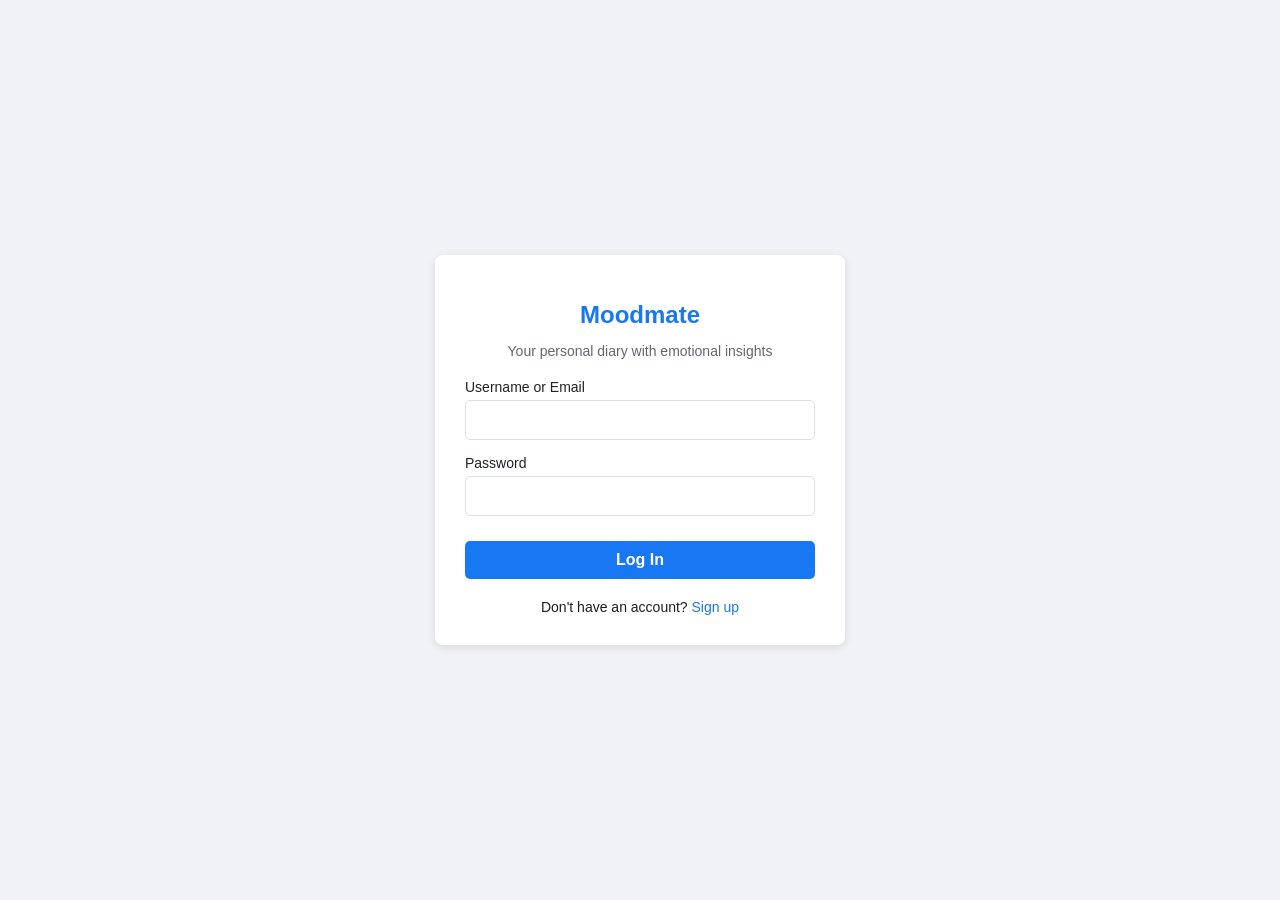
<file: templates/login.html>
<!DOCTYPE html>
<html lang="en">
<head>
    <meta charset="UTF-8">
    <meta name="viewport" content="width=device-width, initial-scale=1.0">
    <title>Login - Moodmate</title>
    <style>
        body {
            font-family: Arial, sans-serif;
            background-color: #f0f2f5;
            display: flex;
            justify-content: center;
            align-items: center;
            height: 100vh;
            margin: 0;
        }
        
        .login-container {
            background-color: white;
            padding: 30px;
            border-radius: 8px;
            box-shadow: 0 2px 10px rgba(0, 0, 0, 0.1);
            width: 350px;
        }
        
        .login-header {
            text-align: center;
            margin-bottom: 20px;
        }
        
        .login-header h1 {
            color: #1877f2;
            font-size: 24px;
            margin-bottom: 5px;
        }
        
        .login-header p {
            color: #606770;
            font-size: 14px;
        }
        
        .form-group {
            margin-bottom: 15px;
        }
        
        .form-group label {
            display: block;
            margin-bottom: 5px;
            font-weight: 500;
            color: #1d2129;
            font-size: 14px;
        }
        
        .form-control {
            width: 100%;
            padding: 10px;
            border: 1px solid #dddfe2;
            border-radius: 5px;
            font-size: 16px;
            box-sizing: border-box;
        }
        
        .form-control:focus {
            outline: none;
            border-color: #1877f2;
            box-shadow: 0 0 0 2px #e7f3ff;
        }
        
        .btn-login {
            width: 100%;
            background-color: #1877f2;
            color: white;
            border: none;
            border-radius: 5px;
            padding: 10px;
            font-size: 16px;
            font-weight: bold;
            cursor: pointer;
            margin-top: 10px;
        }
        
        .btn-login:hover {
            background-color: #166fe5;
        }
        
        .error-message {
            color: #ff0000;
            font-size: 14px;
            margin-bottom: 15px;
            display: none;
        }
        
        .signup-link {
            text-align: center;
            margin-top: 20px;
            font-size: 14px;
            color: #1c1e21;
        }
        
        .signup-link a {
            color: #1877f2;
            text-decoration: none;
        }
        
        .signup-link a:hover {
            text-decoration: underline;
        }
    </style>
</head>
<body>
    <div class="login-container">
        <div class="login-header">
            <h1>Moodmate</h1>
            <p>Your personal diary with emotional insights</p>
        </div>
        
        <div id="errorMessage" class="error-message"></div>
        
        <form id="loginForm">
            <div class="form-group">
                <label for="username">Username or Email</label>
                <input type="text" id="username" class="form-control" required>
            </div>
            
            <div class="form-group">
                <label for="password">Password</label>
                <input type="password" id="password" class="form-control" required>
            </div>
            
            <button type="submit" class="btn-login">Log In</button>
        </form>
        
        <div class="signup-link">
            Don't have an account? <a href="/signup">Sign up</a>
        </div>
    </div>

    <script>
        document.getElementById('loginForm').addEventListener('submit', function(e) {
            e.preventDefault();
            
            const username = document.getElementById('username').value;
            const password = document.getElementById('password').value;
            const errorMessage = document.getElementById('errorMessage');
            
            // Hide any previous error messages
            errorMessage.style.display = 'none';
            
            // Validate input
            if (!username || !password) {
                errorMessage.textContent = 'Please enter both username and password.';
                errorMessage.style.display = 'block';
                return;
            }
            
            // Send login request to backend
            fetch('/login', {
                method: 'POST',
                headers: {
                    'Content-Type': 'application/json'
                },
                body: JSON.stringify({
                    username: username,
                    password: password
                })
            })
            .then(response => response.json())
            .then(data => {
                if (data.token) {
                    // Store token in localStorage
                    localStorage.setItem('token', data.token);
                    localStorage.setItem('user', JSON.stringify(data.user));
                    
                    // Redirect to main app
                    window.location.href = '/';
                } else {
                    errorMessage.textContent = data.message || 'Login failed. Please try again.';
                    errorMessage.style.display = 'block';
                }
            })
            .catch(error => {
                console.error('Error:', error);
                errorMessage.textContent = 'An error occurred. Please try again.';
                errorMessage.style.display = 'block';
            });
        });
    </script>
</body>
</html>
</file>
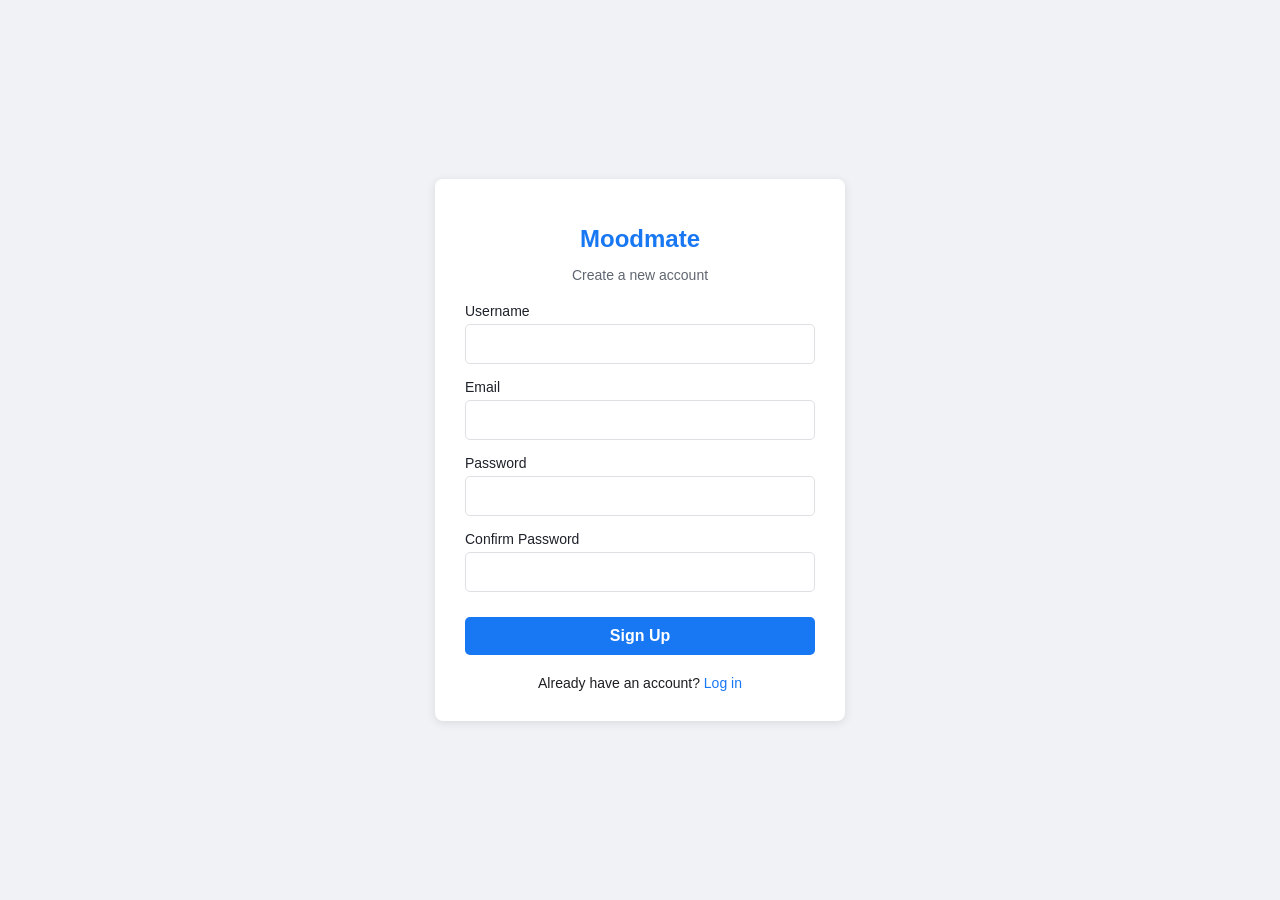
<file: templates/signup.html>
<!DOCTYPE html>
<html lang="en">
<head>
    <meta charset="UTF-8">
    <meta name="viewport" content="width=device-width, initial-scale=1.0">
    <title>Sign Up - Moodmate</title>
    <style>
        body {
            font-family: Arial, sans-serif;
            background-color: #f0f2f5;
            display: flex;
            justify-content: center;
            align-items: center;
            height: 100vh;
            margin: 0;
        }
        
        .signup-container {
            background-color: white;
            padding: 30px;
            border-radius: 8px;
            box-shadow: 0 2px 10px rgba(0, 0, 0, 0.1);
            width: 350px;
        }
        
        .signup-header {
            text-align: center;
            margin-bottom: 20px;
        }
        
        .signup-header h1 {
            color: #1877f2;
            font-size: 24px;
            margin-bottom: 5px;
        }
        
        .signup-header p {
            color: #606770;
            font-size: 14px;
        }
        
        .form-group {
            margin-bottom: 15px;
        }
        
        .form-group label {
            display: block;
            margin-bottom: 5px;
            font-weight: 500;
            color: #1d2129;
            font-size: 14px;
        }
        
        .form-control {
            width: 100%;
            padding: 10px;
            border: 1px solid #dddfe2;
            border-radius: 5px;
            font-size: 16px;
            box-sizing: border-box;
        }
        
        .form-control:focus {
            outline: none;
            border-color: #1877f2;
            box-shadow: 0 0 0 2px #e7f3ff;
        }
        
        .btn-signup {
            width: 100%;
            background-color: #1877f2;
            color: white;
            border: none;
            border-radius: 5px;
            padding: 10px;
            font-size: 16px;
            font-weight: bold;
            cursor: pointer;
            margin-top: 10px;
        }
        
        .btn-signup:hover {
            background-color: #166fe5;
        }
        
        .error-message {
            color: #ff0000;
            font-size: 14px;
            margin-bottom: 15px;
            display: none;
        }
        
        .login-link {
            text-align: center;
            margin-top: 20px;
            font-size: 14px;
            color: #1c1e21;
        }
        
        .login-link a {
            color: #1877f2;
            text-decoration: none;
        }
        
        .login-link a:hover {
            text-decoration: underline;
        }
    </style>
</head>
<body>
    <div class="signup-container">
        <div class="signup-header">
            <h1>Moodmate</h1>
            <p>Create a new account</p>
        </div>
        
        <div id="errorMessage" class="error-message"></div>
        
        <form id="signupForm">
            <div class="form-group">
                <label for="username">Username</label>
                <input type="text" id="username" class="form-control" required>
            </div>
            
            <div class="form-group">
                <label for="email">Email</label>
                <input type="email" id="email" class="form-control" required>
            </div>
            
            <div class="form-group">
                <label for="password">Password</label>
                <input type="password" id="password" class="form-control" required>
            </div>
            
            <div class="form-group">
                <label for="confirmPassword">Confirm Password</label>
                <input type="password" id="confirmPassword" class="form-control" required>
            </div>
            
            <button type="submit" class="btn-signup">Sign Up</button>
        </form>
        
        <div class="login-link">
            Already have an account? <a href="/login">Log in</a>
        </div>
    </div>

    <script>
        document.getElementById('signupForm').addEventListener('submit', function(e) {
            e.preventDefault();
            
            const username = document.getElementById('username').value;
            const email = document.getElementById('email').value;
            const password = document.getElementById('password').value;
            const confirmPassword = document.getElementById('confirmPassword').value;
            const errorMessage = document.getElementById('errorMessage');
            
            // Hide any previous error messages
            errorMessage.style.display = 'none';
            
            // Validate input
            if (!username || !email || !password || !confirmPassword) {
                errorMessage.textContent = 'Please fill in all fields.';
                errorMessage.style.display = 'block';
                return;
            }
            
            if (password !== confirmPassword) {
                errorMessage.textContent = 'Passwords do not match.';
                errorMessage.style.display = 'block';
                return;
            }
            
            if (password.length < 6) {
                errorMessage.textContent = 'Password must be at least 6 characters.';
                errorMessage.style.display = 'block';
                return;
            }
            
            // Send signup request to backend
            fetch('/register', {
                method: 'POST',
                headers: {
                    'Content-Type': 'application/json'
                },
                body: JSON.stringify({
                    username: username,
                    email: email,
                    password: password
                })
            })
            .then(response => response.json())
            .then(data => {
                if (data.message && data.message.includes('successfully')) {
                    // Show success message and redirect to login page
                    alert('Account created successfully! Please log in.');
                    window.location.href = '/login';
                } else {
                    errorMessage.textContent = data.message || 'Signup failed. Please try again.';
                    errorMessage.style.display = 'block';
                }
            })
            .catch(error => {
                console.error('Error:', error);
                errorMessage.textContent = 'An error occurred. Please try again.';
                errorMessage.style.display = 'block';
            });
        });
    </script>
</body>
</html>
</file>
